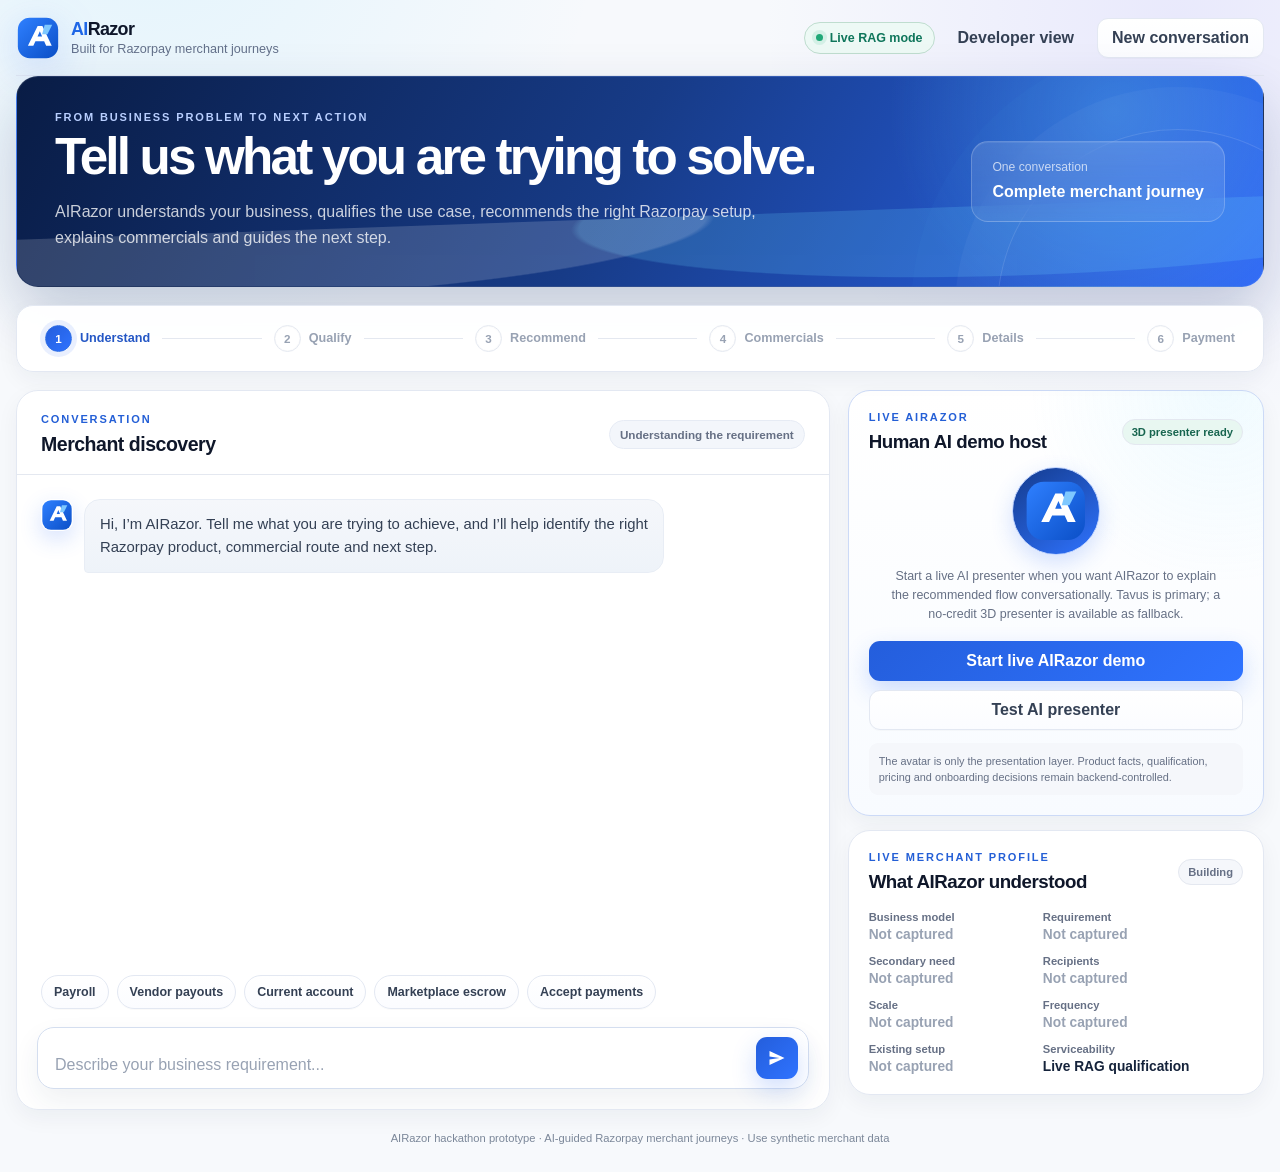
<file: index.html>
<!DOCTYPE html>
<html lang="en">
<head><meta charset="UTF-8"/><meta name="viewport" content="width=device-width, initial-scale=1.0"/><title>AIRazor — Razorpay AI Sales Specialist</title><meta name="description" content="AIRazor merchant discovery, qualification, recommendation, commercials and payment journey."/><link rel="stylesheet" href="styles.css"/><link rel="stylesheet" href="razorsense.css?v=20260821-1"/></head>
<body><div class="app-shell">
<header class="topbar"><div class="brand-wrap"><div class="airazor-logo" aria-label="AIRazor"><svg class="airazor-logo-mark" viewBox="0 0 48 48" role="img" aria-hidden="true"><defs><linearGradient id="airazorBlue" x1="0" y1="0" x2="1" y2="1"><stop offset="0%" stop-color="#2F80FF"/><stop offset="100%" stop-color="#0B4FC7"/></linearGradient></defs><rect x="2" y="2" width="44" height="44" rx="13" fill="url(#airazorBlue)"/><path d="M13 32.5 23.6 11h5.2L39 32.5h-6.1l-2.2-5H21.2l-2.3 5H13Zm10.5-10.1h5L26 16.6l-2.5 5.8Z" fill="white"/><path d="M31.3 9.5 39.5 9.5 34.3 19.8 28.5 19.8 31.3 9.5Z" fill="#7EC8FF"/></svg><div class="airazor-wordmark"><div class="brand-name"><span class="brand-ai">AI</span>Razor</div><div class="brand-subtitle">Built for Razorpay merchant journeys</div></div></div></div><div class="topbar-actions"><span id="modePill" class="status-pill"><span class="status-dot"></span>Frontend demo mode</span><button id="debugToggle" class="ghost-button" type="button">Developer view</button><button id="resetButton" class="secondary-button" type="button">New conversation</button></div></header>
<section class="hero"><div><p class="eyebrow">FROM BUSINESS PROBLEM TO NEXT ACTION</p><h1>Tell us what you are trying to solve.</h1><p class="hero-copy">AIRazor understands your business, qualifies the use case, recommends the right Razorpay setup, explains commercials and guides the next step.</p></div><div class="hero-badge"><span>One conversation</span><strong>Complete merchant journey</strong></div></section>
<nav class="journey-stepper" aria-label="Merchant journey"><div class="journey-step active" data-stage="0"><span class="step-number">1</span><span>Understand</span></div><div class="step-line"></div><div class="journey-step" data-stage="1"><span class="step-number">2</span><span>Qualify</span></div><div class="step-line"></div><div class="journey-step" data-stage="2"><span class="step-number">3</span><span>Recommend</span></div><div class="step-line"></div><div class="journey-step" data-stage="3"><span class="step-number">4</span><span>Commercials</span></div><div class="step-line"></div><div class="journey-step" data-stage="4"><span class="step-number">5</span><span>Details</span></div><div class="step-line"></div><div class="journey-step" data-stage="5"><span class="step-number">6</span><span>Payment</span></div></nav>
<main class="workspace"><section class="chat-panel"><div class="panel-header"><div><p class="panel-kicker">CONVERSATION</p><h2>Merchant discovery</h2></div><div id="conversationStatus" class="small-status">Waiting for requirement</div></div><div id="chatWindow" class="chat-window" aria-live="polite"></div><div id="quickPrompts" class="quick-prompts"><button class="prompt-chip" data-prompt="I want to automate payroll for my employees, including attendance and full-and-final settlements.">Payroll</button><button class="prompt-chip" data-prompt="I need to make regular payouts to my vendors.">Vendor payouts</button><button class="prompt-chip" data-prompt="I want to open a current account for my business.">Current account</button><button class="prompt-chip" data-prompt="I run a marketplace and need to hold funds before paying sellers.">Marketplace escrow</button><button class="prompt-chip" data-prompt="I want to accept payments from customers online.">Accept payments</button></div><form id="chatForm" class="composer"><textarea id="messageInput" rows="1" placeholder="Describe your business requirement..." aria-label="Describe your business requirement"></textarea><button id="sendButton" class="send-button" type="submit" aria-label="Send"><svg viewBox="0 0 24 24" aria-hidden="true"><path d="M3 20.4 21 12 3 3.6v6.5l12 1.9-12 1.9z"></path></svg></button></form></section>
<aside class="journey-panel">
<section class="side-card hidden" id="payrollJourneyCard"><div class="side-card-header"><div><p class="panel-kicker">RAZORPAYX PAYROLL</p><h3>See how Payroll solves your pain points</h3></div><span class="outline-pill">Recommended next step</span></div><p class="muted-text">Discovery tells AIRazor what is broken. This opens only the Payroll modules relevant to that merchant so the demo proves fit instead of repeating discovery.</p><div class="card-actions stacked"><a class="primary-button full-width" href="/payroll-demo.html?merchant=Merchant&employees=120&focus=attendance,f_and_f">Show my relevant Payroll flow</a><a class="secondary-button full-width" href="/payroll-demo.html">Explore full Payroll walkthrough</a></div></section>
<section id="tavusCard" class="side-card tavus-card"><div class="side-card-header"><div><p class="panel-kicker">LIVE AIRAZOR</p><h3>Human AI demo host</h3></div><span id="tavusStatus" class="outline-pill">Checking</span></div><div id="tavusEmptyState" class="tavus-empty-state"><div class="tavus-avatar-placeholder"><span>A</span></div><p>Start a live AI presenter when you want AIRazor to explain the recommended flow conversationally. Tavus is primary; a no-credit 3D presenter is available as fallback.</p><div class="card-actions stacked"><button id="startTavusButton" class="primary-button full-width" type="button">Start live AIRazor demo</button><button id="testTavusButton" class="secondary-button full-width" type="button">Test AI presenter</button></div></div><div id="tavusLiveState" class="hidden"><div class="tavus-frame-shell"><iframe id="tavusFrame" title="AIRazor live AI conversation" allow="camera; microphone; autoplay; display-capture; fullscreen"></iframe></div><div class="tavus-live-meta"><span class="status-dot"></span><span id="tavusConversationLabel">Live conversation</span></div><div class="card-actions"><button id="endTavusButton" class="secondary-button" type="button">End live demo</button><button id="openTavusButton" class="ghost-button" type="button">Open full screen</button></div></div><p class="data-note">The avatar is only the presentation layer. Product facts, qualification, pricing and onboarding decisions remain backend-controlled.</p></section>
<section class="side-card"><div class="side-card-header"><div><p class="panel-kicker">LIVE MERCHANT PROFILE</p><h3>What AIRazor understood</h3></div><span id="profileStatus" class="outline-pill">Building</span></div><dl id="merchantProfile" class="profile-grid"></dl><div id="missingInfo" class="missing-box hidden"></div></section>
<section id="recommendationCard" class="side-card hidden"><p class="panel-kicker">RECOMMENDATION</p><div class="recommendation-topline"><div><h3 id="recommendationProduct">—</h3><p id="recommendationRoute" class="muted-text"></p></div><span id="recommendationConfidence" class="confidence-pill"></span></div><p id="recommendationReason" class="recommendation-reason"></p><div id="recommendationWarnings" class="warning-list"></div><div id="recommendationActions" class="card-actions"></div></section>
<section id="plansCard" class="side-card hidden"><div class="side-card-header"><div><p class="panel-kicker">PLAN SELECTION</p><h3>Choose the closest fit</h3></div><span class="outline-pill">Demo data</span></div><div id="planGrid" class="plan-grid"></div></section>
<section id="commercialsCard" class="side-card hidden"><p class="panel-kicker">COMMERCIAL SUMMARY</p><h3 id="commercialTitle">Selected setup</h3><div id="commercialSummary" class="commercial-list"></div><p class="data-note">Prototype values are based on supplied examples. Production values must come from the latest approved Supabase commercial record.</p><div class="card-actions"><button id="continueDetailsButton" class="primary-button" type="button">Continue to required details</button></div></section>
<section id="detailsCard" class="side-card hidden"><div class="side-card-header"><div><p class="panel-kicker">REQUIRED DETAILS</p><h3>Onboarding checklist</h3></div><span id="checklistProgress" class="outline-pill">0 of 0</span></div><div id="onboardingChecklist" class="checklist"></div><div class="card-actions stacked"><button id="fillDemoDetailsButton" class="secondary-button full-width" type="button">Fill sample details for demo</button><button id="generatePaymentButton" class="primary-button full-width" type="button" disabled>Open payment step</button></div></section>
<section id="paymentCard" class="side-card payment-card hidden"><p class="panel-kicker">PAYMENT</p><h3>Your RazorpayX payment step is ready</h3><p class="muted-text">AIRazor can now route an eligible merchant to the approved Razorpay payment URL supplied for this flow.</p><div class="payment-link-box"><code id="paymentLinkText"></code><button id="copyPaymentButton" class="copy-button" type="button">Copy</button></div><div class="success-box"><strong>Next:</strong> after payment confirmation, AIRazor moves the merchant to activation and offers an RM / product POC handoff for any remaining questions.</div></section>
</aside></main>
<section id="debugPanel" class="debug-panel hidden"><div class="debug-header"><div><p class="panel-kicker">DEVELOPER VIEW</p><h3>Frontend state and future backend contract</h3></div><button id="closeDebugButton" class="ghost-button" type="button">Close</button></div><div class="debug-grid"><div><h4>Current state</h4><pre id="debugState"></pre></div><div><h4>Expected backend endpoint</h4><pre>{
  "POST": "/api/chat",
  "body": {"message": "merchant message", "session_id": "session identifier"}
}</pre></div></div></section>
<footer>AIRazor hackathon prototype · AI-guided Razorpay merchant journeys · Use synthetic merchant data</footer></div><script src="mock-data.js"></script><script src="app.js"></script><script src="airazor-live.js?v=20260821-1"></script><script src="journey-visibility.js?v=20260821-1"></script><script src="payment-flow.js?v=20260821-2"></script><script src="tavus.js?v=20260821-3"></script><script src="presenter-conversation.js?v=20260821-2"></script><script src="logo-sync.js?v=20260821-1"></script></body></html>
</file>
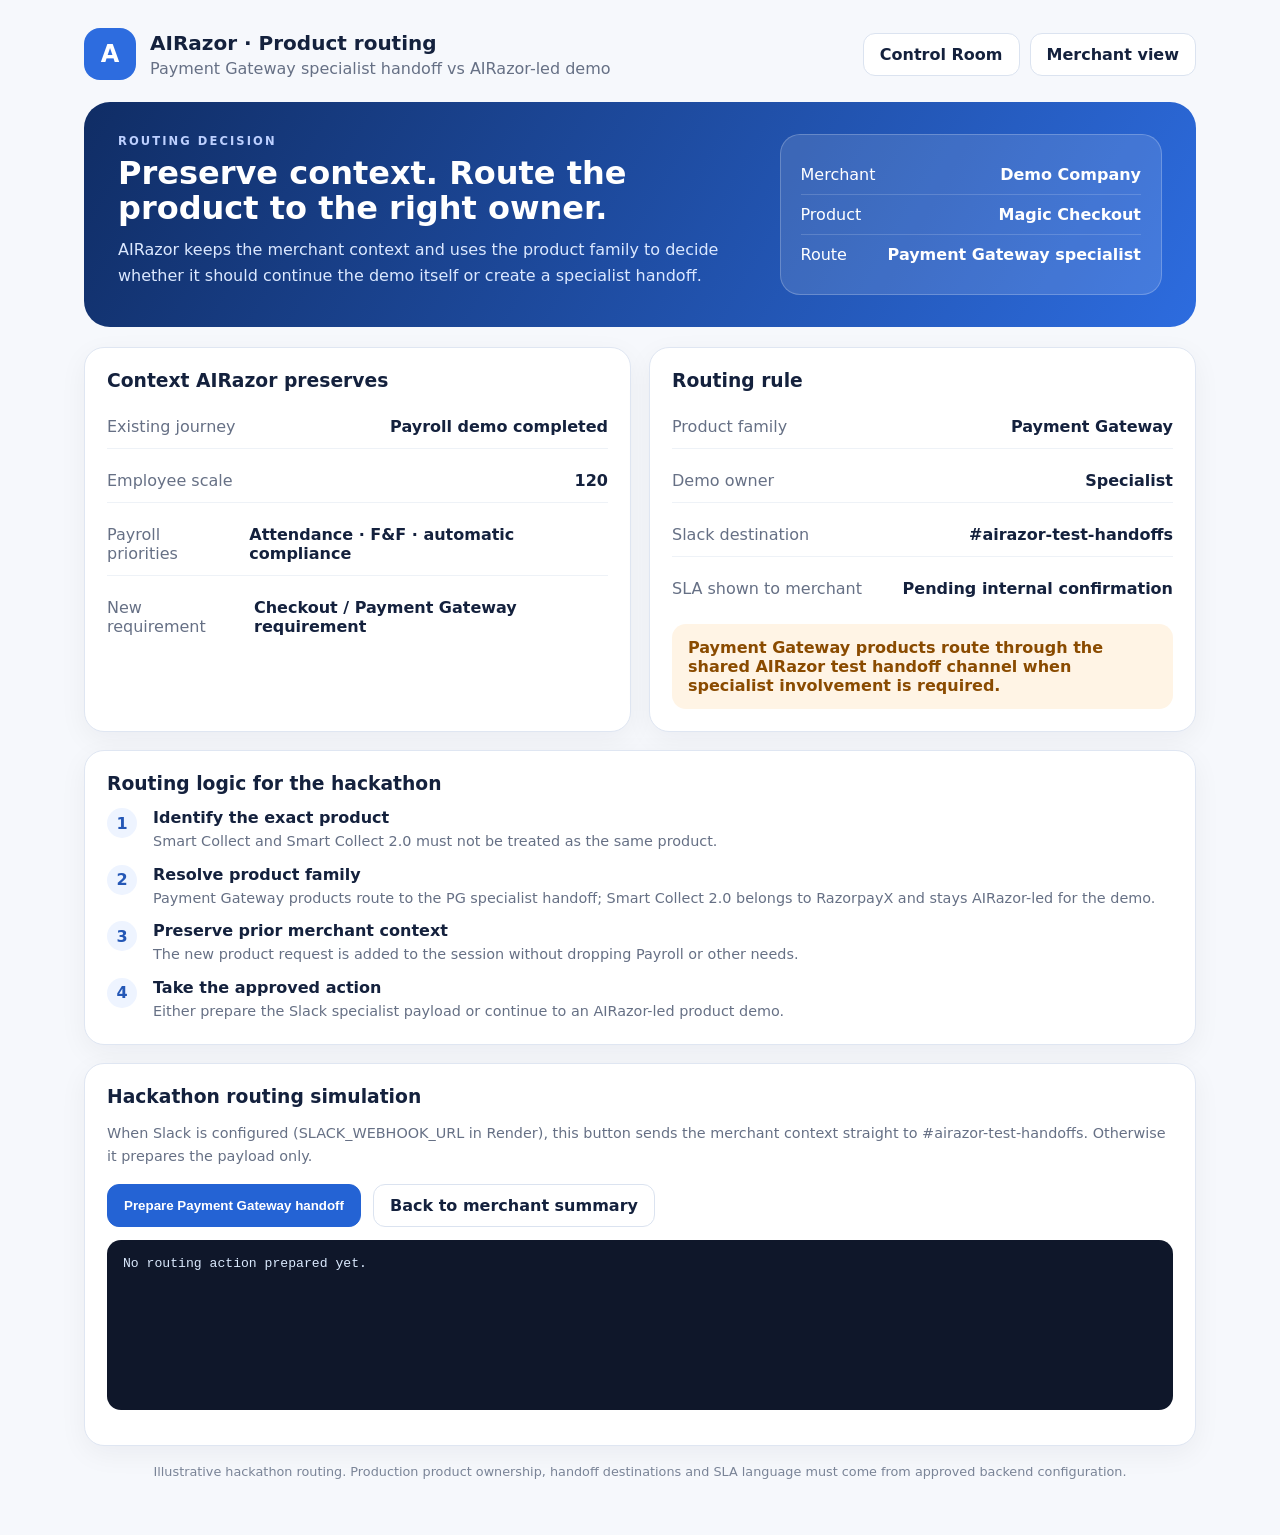
<file: magic-checkout-handoff.html>
<!doctype html>
<html lang="en">
<head>
  <meta charset="utf-8" />
  <meta name="viewport" content="width=device-width, initial-scale=1" />
  <title>AIRazor Product Routing</title>
  <style>
    *{box-sizing:border-box}body{margin:0;font-family:Inter,ui-sans-serif,system-ui,-apple-system,BlinkMacSystemFont,"Segoe UI",sans-serif;background:#f6f8fc;color:#14213d}.shell{max-width:1160px;margin:0 auto;padding:28px 24px 56px}.topbar{display:flex;justify-content:space-between;align-items:center;gap:16px;margin-bottom:22px}.brand{display:flex;align-items:center;gap:14px}.logo{width:52px;height:52px;border-radius:16px;background:#2d6cdf;color:#fff;display:grid;place-items:center;font-size:24px;font-weight:800}.brand h1{margin:0;font-size:1.25rem}.brand p{margin:4px 0 0;color:#667085}.nav{display:flex;gap:10px}.btn{display:inline-block;border:1px solid #dbe3f0;background:white;color:#14213d;border-radius:12px;padding:11px 16px;text-decoration:none;font-weight:700;cursor:pointer}.primary{background:#2463d4;color:white;border-color:#2463d4}.hero{background:linear-gradient(120deg,#102d65,#2d6cdf);color:white;border-radius:26px;padding:32px 34px;display:grid;grid-template-columns:1.25fr .75fr;gap:24px}.hero h2{font-size:2rem;line-height:1.08;margin:8px 0 12px}.hero p{margin:0;color:#dbe8ff;line-height:1.6}.eyebrow{text-transform:uppercase;letter-spacing:.18em;font-size:.72rem;font-weight:800;color:#bdd0ff}.summary{background:rgba(255,255,255,.12);border:1px solid rgba(255,255,255,.22);border-radius:20px;padding:20px}.summary-row{display:flex;justify-content:space-between;gap:16px;padding:10px 0;border-bottom:1px solid rgba(255,255,255,.16)}.summary-row:last-child{border-bottom:0}.grid{display:grid;grid-template-columns:1fr 1fr;gap:18px;margin-top:20px}.card{background:white;border:1px solid #dfe6f2;border-radius:20px;padding:22px;box-shadow:0 8px 28px rgba(15,23,42,.05)}.card h3{margin:0 0 14px}.wide{grid-column:1/-1}.status{display:inline-block;padding:6px 10px;border-radius:999px;font-size:.78rem;font-weight:800}.good{background:#e8f7f1;color:#17654f}.warn{background:#fff4e5;color:#8a4b00}.rows{display:grid;gap:10px}.row{display:flex;justify-content:space-between;align-items:flex-start;gap:18px;padding:12px 0;border-bottom:1px solid #eef2f7}.row:last-child{border-bottom:0}.row span{color:#667085}.timeline{display:grid;gap:12px}.step{display:grid;grid-template-columns:34px 1fr;gap:12px;align-items:flex-start}.step-index{width:30px;height:30px;border-radius:50%;display:grid;place-items:center;background:#eef4ff;color:#2457b6;font-weight:800}.step strong{display:block;margin-bottom:4px}.step p{margin:0;color:#667085;line-height:1.5;font-size:.9rem}.payload{background:#0f172a;color:#dbeafe;border-radius:14px;padding:16px;white-space:pre-wrap;overflow:auto;font-size:.82rem;min-height:170px}.actions{display:flex;flex-wrap:wrap;gap:12px;margin-top:16px}.note{color:#667085;line-height:1.6;font-size:.9rem}.banner{padding:14px 16px;border-radius:14px;background:#fff4e5;color:#8a4b00;font-weight:700;margin-top:14px}.banner.good-banner{background:#e8f7f1;color:#17654f}.hidden{display:none}.footer{margin-top:18px;color:#7a8497;font-size:.8rem;text-align:center}@media(max-width:820px){.hero,.grid{grid-template-columns:1fr}.wide{grid-column:auto}.topbar{align-items:flex-start;flex-direction:column}}
  </style>
</head>
<body>
  <div class="shell">
    <header class="topbar">
      <div class="brand"><div class="logo">A</div><div><h1>AIRazor · Product routing</h1><p>Payment Gateway specialist handoff vs AIRazor-led demo</p></div></div>
      <div class="nav"><a class="btn" href="/control.html">Control Room</a><a class="btn" href="/">Merchant view</a></div>
    </header>

    <section class="hero">
      <div><div class="eyebrow">Routing decision</div><h2 id="heroTitle">Preserve context. Route the product to the right owner.</h2><p id="heroCopy">AIRazor keeps the merchant context and uses the product family to decide whether it should continue the demo itself or create a specialist handoff.</p></div>
      <div class="summary">
        <div class="summary-row"><span>Merchant</span><strong id="merchantName">Demo Company</strong></div>
        <div class="summary-row"><span>Product</span><strong id="productName">Magic Checkout</strong></div>
        <div class="summary-row"><span>Route</span><strong id="routeName">Payment Gateway specialist</strong></div>
      </div>
    </section>

    <main class="grid">
      <section class="card"><h3>Context AIRazor preserves</h3><div class="rows"><div class="row"><span>Existing journey</span><strong>Payroll demo completed</strong></div><div class="row"><span>Employee scale</span><strong id="employeeScale">120</strong></div><div class="row"><span>Payroll priorities</span><strong>Attendance · F&F · automatic compliance</strong></div><div class="row"><span>New requirement</span><strong id="newRequirement">Improve website checkout</strong></div></div></section>

      <section class="card"><h3>Routing rule</h3><div class="rows"><div class="row"><span>Product family</span><strong id="productFamily">Payment Gateway</strong></div><div class="row"><span>Demo owner</span><strong id="demoOwner">Specialist</strong></div><div class="row"><span>Slack destination</span><strong id="destination">#airazor-test-handoffs</strong></div><div class="row"><span>SLA shown to merchant</span><strong>Pending internal confirmation</strong></div></div><div id="routingBanner" class="banner">Payment Gateway specialist routes use the shared AIRazor test handoff channel.</div></section>

      <section class="card wide"><h3>Routing logic for the hackathon</h3><div class="timeline"><div class="step"><div class="step-index">1</div><div><strong>Identify the exact product</strong><p>Smart Collect and Smart Collect 2.0 must not be treated as the same product.</p></div></div><div class="step"><div class="step-index">2</div><div><strong>Resolve product family</strong><p>Payment Gateway products route to the PG specialist handoff; Smart Collect 2.0 belongs to RazorpayX and stays AIRazor-led for the demo.</p></div></div><div class="step"><div class="step-index">3</div><div><strong>Preserve prior merchant context</strong><p>The new product request is added to the session without dropping Payroll or other needs.</p></div></div><div class="step"><div class="step-index">4</div><div><strong>Take the approved action</strong><p>Either prepare the Slack specialist payload or continue to an AIRazor-led product demo.</p></div></div></div></section>

      <section class="card wide"><h3>Hackathon routing simulation</h3><p id="simulationNote" class="note">This button prepares the payload the real backend will send to Slack. It does not send a Slack message yet.</p><div class="actions"><button id="simulateHandoff" class="btn primary">Prepare Payment Gateway handoff</button><a class="btn" href="/merchant-summary.html?merchant=Demo%20Company&employees=120&focus=attendance,f_and_f,automatic_compliance">Back to merchant summary</a></div><pre id="handoffPayload" class="payload">No routing action prepared yet.</pre><div id="handoffReady" class="banner hidden">Routing package ready.</div></section>
    </main>

    <div class="footer">Illustrative hackathon routing. Production product ownership, handoff destinations and SLA language must come from approved backend configuration.</div>
  </div>
  <script src="magic-checkout-handoff.js?v=2"></script>
</body>
</html>
</file>
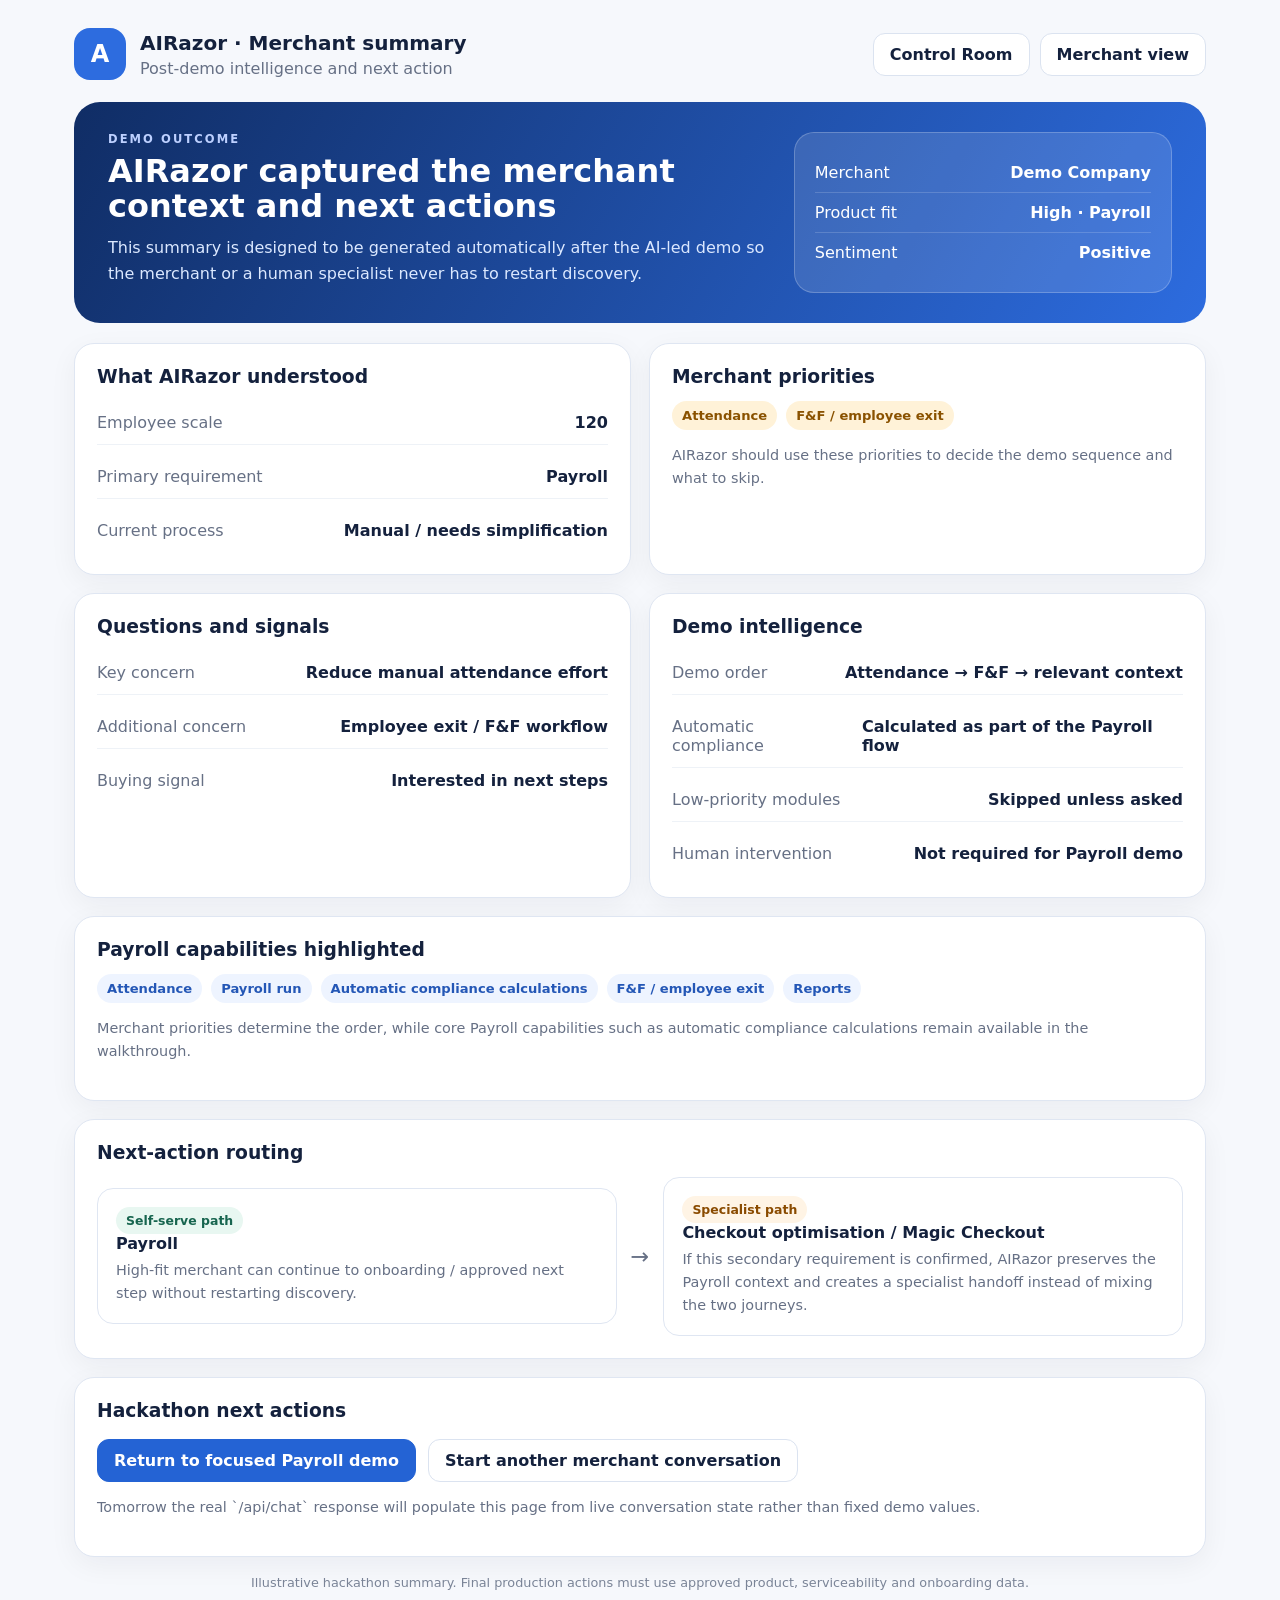
<file: merchant-summary.html>
<!doctype html>
<html lang="en">
<head>
  <meta charset="utf-8" />
  <meta name="viewport" content="width=device-width, initial-scale=1" />
  <title>AIRazor Merchant Summary</title>
  <style>
    *{box-sizing:border-box} body{margin:0;font-family:Inter,ui-sans-serif,system-ui,-apple-system,BlinkMacSystemFont,"Segoe UI",sans-serif;background:#f6f8fc;color:#14213d}.shell{max-width:1180px;margin:0 auto;padding:28px 24px 56px}.topbar{display:flex;justify-content:space-between;align-items:center;gap:18px;margin-bottom:22px}.brand{display:flex;align-items:center;gap:14px}.logo{width:52px;height:52px;border-radius:16px;background:#2d6cdf;color:#fff;display:grid;place-items:center;font-size:24px;font-weight:800}.brand h1{margin:0;font-size:1.25rem}.brand p{margin:4px 0 0;color:#667085}.nav{display:flex;gap:10px}.btn{display:inline-block;border:1px solid #dbe3f0;background:white;color:#14213d;border-radius:12px;padding:11px 16px;text-decoration:none;font-weight:700}.hero{background:linear-gradient(120deg,#102d65,#2d6cdf);color:white;border-radius:26px;padding:30px 34px;display:grid;grid-template-columns:1.4fr .8fr;gap:24px}.hero h2{font-size:2rem;line-height:1.08;margin:8px 0 12px}.hero p{margin:0;color:#dbe8ff;line-height:1.6}.eyebrow{text-transform:uppercase;letter-spacing:.18em;font-size:.72rem;font-weight:800;color:#bdd0ff}.score{background:rgba(255,255,255,.12);border:1px solid rgba(255,255,255,.22);border-radius:20px;padding:20px}.score-row{display:flex;justify-content:space-between;gap:12px;padding:10px 0;border-bottom:1px solid rgba(255,255,255,.16)}.score-row:last-child{border-bottom:0}.grid{display:grid;grid-template-columns:1fr 1fr;gap:18px;margin-top:20px}.card{background:white;border:1px solid #dfe6f2;border-radius:20px;padding:22px;box-shadow:0 8px 28px rgba(15,23,42,.05)}.card h3{margin:0 0 14px}.wide{grid-column:1/-1}.rows{display:grid;gap:10px}.row{display:flex;justify-content:space-between;align-items:flex-start;gap:18px;padding:12px 0;border-bottom:1px solid #eef2f7}.row:last-child{border-bottom:0}.row span{color:#667085}.chips{display:flex;flex-wrap:wrap;gap:9px}.chip{padding:7px 10px;border-radius:999px;background:#eef4ff;color:#2457b6;font-weight:700;font-size:.82rem}.chip.priority{background:#fff2d8;color:#8a5200}.route{display:grid;grid-template-columns:1fr auto 1fr;align-items:center;gap:14px}.route-box{border:1px solid #dfe6f2;border-radius:16px;padding:18px}.route-box strong{display:block;margin-bottom:6px}.route-arrow{font-size:1.4rem;color:#667085}.status{display:inline-block;padding:6px 10px;border-radius:999px;font-size:.78rem;font-weight:800}.good{background:#e8f7f1;color:#17654f}.warn{background:#fff4e5;color:#8a4b00}.note{color:#667085;line-height:1.6;font-size:.9rem}.actions{display:flex;flex-wrap:wrap;gap:12px;margin-top:18px}.primary{background:#2463d4;color:white;border-color:#2463d4}.footer{margin-top:18px;color:#7a8497;font-size:.8rem;text-align:center}@media(max-width:820px){.hero,.grid{grid-template-columns:1fr}.wide{grid-column:auto}.route{grid-template-columns:1fr}.route-arrow{transform:rotate(90deg);text-align:center}.topbar{align-items:flex-start;flex-direction:column}}
  </style>
</head>
<body>
  <div class="shell">
    <header class="topbar">
      <div class="brand"><div class="logo">A</div><div><h1>AIRazor · Merchant summary</h1><p>Post-demo intelligence and next action</p></div></div>
      <div class="nav"><a class="btn" href="/control.html">Control Room</a><a class="btn" href="/">Merchant view</a></div>
    </header>

    <section class="hero">
      <div><div class="eyebrow">Demo outcome</div><h2 id="headline">AIRazor captured the merchant context and next actions</h2><p id="heroCopy">This summary is designed to be generated automatically after the AI-led demo so the merchant or a human specialist never has to restart discovery.</p></div>
      <div class="score">
        <div class="score-row"><span>Merchant</span><strong id="merchantName">Demo Company</strong></div>
        <div class="score-row"><span>Product fit</span><strong>High · Payroll</strong></div>
        <div class="score-row"><span>Sentiment</span><strong>Positive</strong></div>
      </div>
    </section>

    <main class="grid">
      <section class="card"><h3>What AIRazor understood</h3><div class="rows"><div class="row"><span>Employee scale</span><strong id="employeeScale">120</strong></div><div class="row"><span>Primary requirement</span><strong>Payroll</strong></div><div class="row"><span>Current process</span><strong>Manual / needs simplification</strong></div></div></section>

      <section class="card"><h3>Merchant priorities</h3><div id="priorityChips" class="chips"></div><p class="note">AIRazor should use these priorities to decide the demo sequence and what to skip.</p></section>

      <section class="card"><h3>Questions and signals</h3><div class="rows"><div class="row"><span>Key concern</span><strong>Reduce manual attendance effort</strong></div><div class="row"><span>Additional concern</span><strong>Employee exit / F&F workflow</strong></div><div class="row"><span>Buying signal</span><strong>Interested in next steps</strong></div></div></section>

      <section class="card"><h3>Demo intelligence</h3><div class="rows"><div class="row"><span>Demo order</span><strong>Attendance → F&F → relevant context</strong></div><div class="row"><span>Automatic compliance</span><strong>Calculated as part of the Payroll flow</strong></div><div class="row"><span>Low-priority modules</span><strong>Skipped unless asked</strong></div><div class="row"><span>Human intervention</span><strong>Not required for Payroll demo</strong></div></div></section>

      <section class="card wide"><h3>Payroll capabilities highlighted</h3><div class="chips"><span class="chip">Attendance</span><span class="chip">Payroll run</span><span class="chip">Automatic compliance calculations</span><span class="chip">F&F / employee exit</span><span class="chip">Reports</span></div><p class="note">Merchant priorities determine the order, while core Payroll capabilities such as automatic compliance calculations remain available in the walkthrough.</p></section>

      <section class="card wide"><h3>Next-action routing</h3><div class="route"><div class="route-box"><span class="status good">Self-serve path</span><strong>Payroll</strong><div class="note">High-fit merchant can continue to onboarding / approved next step without restarting discovery.</div></div><div class="route-arrow">→</div><div class="route-box"><span class="status warn">Specialist path</span><strong>Checkout optimisation / Magic Checkout</strong><div class="note">If this secondary requirement is confirmed, AIRazor preserves the Payroll context and creates a specialist handoff instead of mixing the two journeys.</div></div></div></section>

      <section class="card wide"><h3>Hackathon next actions</h3><div class="actions"><a class="btn primary" href="/payroll-demo.html?merchant=Demo%20Company&employees=120&focus=attendance,f_and_f">Return to focused Payroll demo</a><a class="btn" href="/">Start another merchant conversation</a></div><p class="note">Tomorrow the real `/api/chat` response will populate this page from live conversation state rather than fixed demo values.</p></section>
    </main>

    <div class="footer">Illustrative hackathon summary. Final production actions must use approved product, serviceability and onboarding data.</div>
  </div>
  <script src="merchant-summary.js?v=2"></script>
</body>
</html>
</file>
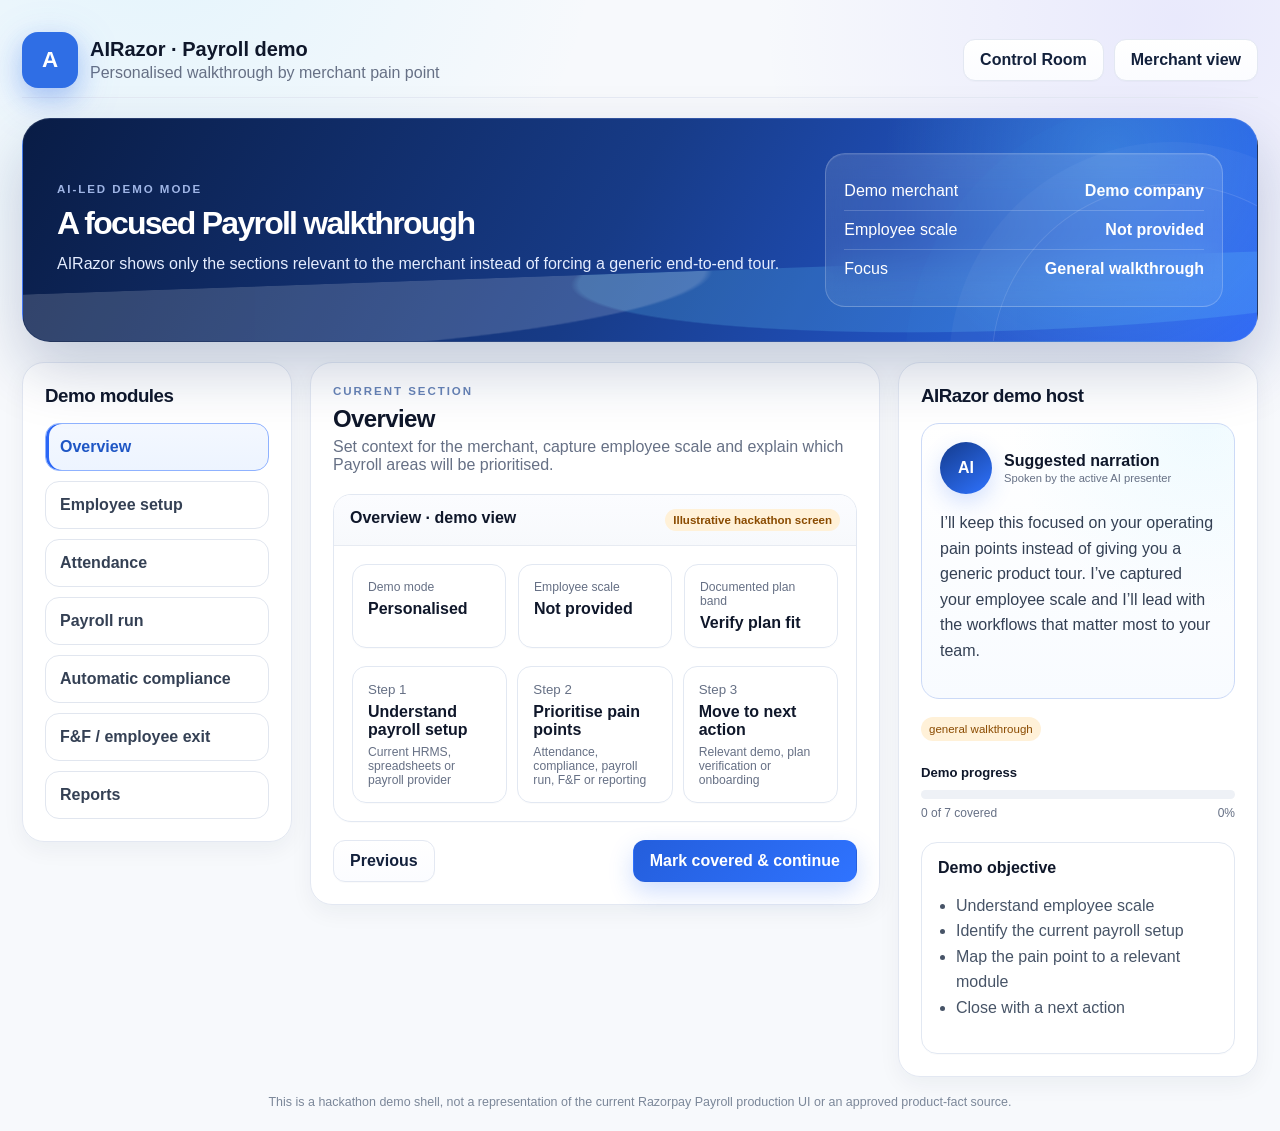
<file: payroll-demo.html>
<!doctype html>
<html lang="en">
<head>
  <meta charset="utf-8" />
  <meta name="viewport" content="width=device-width, initial-scale=1" />
  <title>AIRazor Payroll Demo</title>
  <link rel="stylesheet" href="styles.css" />
  <link rel="stylesheet" href="razorsense.css?v=20260821-1" />
  <style>
    body{background:#f6f8fc;color:#13213c}.shell{max-width:1440px;margin:0 auto;padding:22px}.topbar{display:flex;align-items:center;justify-content:space-between;gap:16px}.brand{display:flex;align-items:center;gap:12px}.brand-mark{width:56px;height:56px;border-radius:16px;background:#2f6ee5;color:#fff;display:grid;place-items:center;font-weight:800;font-size:1.4rem}.brand h1{margin:0;font-size:1.25rem}.brand p{margin:3px 0 0;color:#667085}.top-actions{display:flex;gap:10px}.button{border:1px solid #d7deeb;border-radius:12px;padding:11px 16px;background:#fff;color:#13213c;font-weight:700;text-decoration:none;cursor:pointer}.button.primary{background:#2b66da;color:#fff;border-color:#2b66da}.hero{margin-top:20px;background:linear-gradient(120deg,#17396e,#2f69d8);color:#fff;border-radius:28px;padding:34px;display:grid;grid-template-columns:1.4fr .75fr;gap:26px;align-items:center}.eyebrow{text-transform:uppercase;letter-spacing:.16em;font-size:.72rem;font-weight:800;opacity:.85}.hero h2{font-size:2rem;margin:10px 0}.hero p{margin:0;color:#e5edff;line-height:1.55}.hero-summary{background:rgba(255,255,255,.14);border:1px solid rgba(255,255,255,.24);border-radius:20px;padding:18px}.hero-summary div{display:flex;justify-content:space-between;gap:12px;padding:10px 0;border-bottom:1px solid rgba(255,255,255,.18)}.hero-summary div:last-child{border-bottom:0}.workspace{display:grid;grid-template-columns:270px minmax(0,1fr) 360px;gap:18px;margin-top:20px}.panel{background:#fff;border:1px solid #dde3ef;border-radius:22px;padding:22px;box-shadow:0 10px 28px rgba(16,24,40,.05)}.panel h3{margin:0 0 16px}.module-list{display:flex;flex-direction:column;gap:10px}.module-button{width:100%;text-align:left;border:1px solid #e1e6ef;background:#fff;border-radius:14px;padding:14px;font-weight:700;color:#344054;cursor:pointer}.module-button.active{border-color:#2b66da;background:#eef4ff;color:#1f56bd}.module-button.focus::after{content:'Priority';float:right;font-size:.68rem;background:#fff1d8;color:#8a4b00;border-radius:999px;padding:3px 6px}.module-button.covered{opacity:.72}.module-head{display:flex;justify-content:space-between;gap:15px;align-items:flex-start}.module-head h3{font-size:1.5rem;margin:8px 0 5px}.module-head p{margin:0;color:#667085}.focus-badge{font-size:.72rem;background:#fff1d8;color:#8a4b00;border-radius:999px;padding:6px 9px;font-weight:800}.screen{border:1px solid #dce4f2;border-radius:18px;margin-top:20px;overflow:hidden}.screen-toolbar{display:flex;justify-content:space-between;padding:14px 16px;border-bottom:1px solid #e7ebf2}.screen-title{font-weight:800}.demo-label{font-size:.72rem;background:#fff1d8;color:#8a4b00;padding:5px 8px;border-radius:999px;font-weight:700}.screen-body{padding:18px;min-height:260px}.stat-grid{display:grid;grid-template-columns:repeat(3,1fr);gap:12px}.stat{border:1px solid #e2e8f2;border-radius:14px;padding:15px}.stat span{display:block;color:#667085;font-size:.76rem}.stat strong{display:block;margin-top:6px}.workflow{display:flex;gap:10px;flex-wrap:wrap;margin-top:18px}.step{flex:1;min-width:150px;border:1px solid #dbe3f0;border-radius:14px;padding:15px}.step small{display:block;color:#667085;margin-bottom:6px}.fake-table{border:1px solid #e3e8f0;border-radius:14px;overflow:hidden}.fake-row{display:grid;grid-template-columns:1.2fr 1fr 1fr;gap:12px;padding:13px 15px;border-bottom:1px solid #edf0f4}.fake-row:last-child{border-bottom:0}.fake-row.header{background:#f7f9fc;font-weight:800}.module-actions{display:flex;justify-content:space-between;margin-top:18px}.host-card{border:1px solid #d8e3fb;border-radius:18px;background:#f5f8ff;padding:18px}.host-top{display:flex;align-items:center;gap:12px}.host-avatar{width:52px;height:52px;border-radius:50%;background:#2b66da;color:#fff;display:grid;place-items:center;font-weight:800}.host-card p{line-height:1.6;color:#344054}.pain-list{display:flex;gap:8px;flex-wrap:wrap;margin:18px 0}.chip{font-size:.72rem;border-radius:999px;padding:6px 8px;background:#eef2f8}.chip.focus{background:#fff1d8;color:#8a4b00}.progress-wrap{margin-top:22px}.progress-line{height:9px;background:#eef1f6;border-radius:999px;overflow:hidden}.progress-fill{height:100%;width:0;background:#2b66da}.progress-text{display:flex;justify-content:space-between;font-size:.75rem;color:#667085;margin-top:7px}.summary{margin-top:22px;border:1px solid #e2e8f2;border-radius:16px;padding:16px}.summary ul{padding-left:18px;color:#475467;line-height:1.6}.footer-note{text-align:center;color:#667085;font-size:.78rem;margin:18px 0 0}@media(max-width:1100px){.workspace{grid-template-columns:1fr}.hero{grid-template-columns:1fr}}@media(max-width:700px){.hero{padding:24px}.topbar{align-items:flex-start}.top-actions{flex-direction:column}.stat-grid{grid-template-columns:1fr}}
  </style>
</head>
<body>
  <div class="shell">
    <header class="topbar">
      <div class="brand">
        <div class="brand-mark">A</div>
        <div>
          <h1>AIRazor · Payroll demo</h1>
          <p>Personalised walkthrough by merchant pain point</p>
        </div>
      </div>
      <div class="top-actions">
        <a href="/control.html" class="button">Control Room</a>
        <a href="/" class="button">Merchant view</a>
      </div>
    </header>

    <section class="hero">
      <div>
        <div class="eyebrow">AI-led demo mode</div>
        <h2 id="heroTitle">A focused Payroll walkthrough</h2>
        <p id="heroCopy">AIRazor shows only the sections relevant to the merchant instead of forcing a generic end-to-end tour.</p>
      </div>
      <div class="hero-summary">
        <div><span>Demo merchant</span><strong id="merchantName">Demo company</strong></div>
        <div><span>Employee scale</span><strong id="employeeScale">Not provided</strong></div>
        <div><span>Focus</span><strong id="focusSummary">General walkthrough</strong></div>
      </div>
    </section>

    <main class="workspace">
      <aside class="panel nav">
        <h3>Demo modules</h3>
        <div id="moduleList" class="module-list"></div>
      </aside>

      <section class="panel main-panel">
        <div class="module-head">
          <div>
            <div class="eyebrow" style="color:#4a6aa5">Current section</div>
            <h3 id="moduleTitle"></h3>
            <p id="moduleDescription"></p>
          </div>
          <span id="focusBadge" class="focus-badge" hidden>Merchant priority</span>
        </div>

        <div class="screen">
          <div class="screen-toolbar">
            <span id="screenTitle" class="screen-title"></span>
            <span class="demo-label">Illustrative hackathon screen</span>
          </div>
          <div id="screenBody" class="screen-body"></div>
        </div>

        <div class="module-actions">
          <button id="previousModule" class="button">Previous</button>
          <button id="markCovered" class="button primary">Mark covered & continue</button>
        </div>
      </section>

      <aside class="panel side">
        <h3>AIRazor demo host</h3>
        <div class="host-card">
          <div class="host-top">
            <div class="host-avatar">AI</div>
            <div>
              <strong>Suggested narration</strong>
              <div style="color:#667085;font-size:.7rem;margin-top:2px">Spoken by the active AI presenter</div>
            </div>
          </div>
          <p id="narration"></p>
        </div>

        <div class="pain-list" id="painList"></div>

        <div class="progress-wrap">
          <strong style="font-size:.82rem">Demo progress</strong>
          <div class="progress-line" style="margin-top:9px"><div id="progressFill" class="progress-fill"></div></div>
          <div class="progress-text"><span id="progressText">0 covered</span><span id="progressPercent">0%</span></div>
        </div>

        <div class="summary">
          <strong>Demo objective</strong>
          <ul id="objectiveList"></ul>
        </div>
      </aside>
    </main>

    <p class="footer-note">This is a hackathon demo shell, not a representation of the current Razorpay Payroll production UI or an approved product-fact source.</p>
  </div>
  <script src="payroll-demo.js?v=3"></script>
</body>
</html>
</file>
<file: styles.css>
:root {
  --blue-900: #0b1f4b;
  --blue-800: #12346d;
  --blue-700: #2457c5;
  --blue-600: #2f6ee5;
  --blue-100: #eaf1ff;
  --blue-050: #f4f7ff;
  --ink-900: #15233b;
  --ink-700: #344054;
  --ink-500: #667085;
  --ink-400: #98a2b3;
  --line: #e4e8f0;
  --surface: #ffffff;
  --canvas: #f5f7fb;
  --success: #147d64;
  --success-bg: #e8f7f1;
  --warning: #9c5c00;
  --warning-bg: #fff6df;
  --danger: #b42318;
  --danger-bg: #fff0ee;
  --shadow: 0 16px 36px rgba(23, 43, 77, 0.08);
  --radius-xl: 22px;
  --radius-lg: 16px;
  --radius-md: 12px;
  --font: Inter, ui-sans-serif, -apple-system, BlinkMacSystemFont, "Segoe UI", sans-serif;
}

* {
  box-sizing: border-box;
}

html {
  scroll-behavior: smooth;
}

body {
  margin: 0;
  background:
    radial-gradient(circle at 85% 0%, rgba(47, 110, 229, 0.08), transparent 28rem),
    var(--canvas);
  color: var(--ink-900);
  font-family: var(--font);
  -webkit-font-smoothing: antialiased;
}

button,
textarea {
  font: inherit;
}

button {
  cursor: pointer;
}

.app-shell {
  width: min(1580px, calc(100% - 32px));
  margin: 0 auto;
  padding-bottom: 28px;
}

.topbar {
  min-height: 76px;
  display: flex;
  align-items: center;
  justify-content: space-between;
  gap: 20px;
}

.brand-wrap {
  display: flex;
  align-items: center;
  gap: 12px;
}

.brand-mark {
  width: 42px;
  height: 42px;
  display: grid;
  place-items: center;
  border-radius: 13px;
  color: white;
  background: linear-gradient(135deg, var(--blue-800), var(--blue-600));
  font-weight: 800;
  box-shadow: 0 10px 22px rgba(47, 110, 229, 0.24);
}

.brand-name {
  font-size: 1.08rem;
  font-weight: 800;
  letter-spacing: -0.02em;
}

.brand-subtitle {
  margin-top: 2px;
  color: var(--ink-500);
  font-size: 0.79rem;
}

.topbar-actions {
  display: flex;
  align-items: center;
  gap: 10px;
  flex-wrap: wrap;
  justify-content: flex-end;
}

.status-pill,
.outline-pill,
.confidence-pill {
  display: inline-flex;
  align-items: center;
  gap: 7px;
  border-radius: 999px;
  white-space: nowrap;
}

.status-pill {
  padding: 8px 11px;
  border: 1px solid #bfddcf;
  background: #eefaf4;
  color: #216d53;
  font-size: 0.78rem;
  font-weight: 700;
}

.status-dot {
  width: 7px;
  height: 7px;
  border-radius: 50%;
  background: #21a878;
  box-shadow: 0 0 0 4px rgba(33, 168, 120, 0.12);
}

.ghost-button,
.secondary-button,
.primary-button,
.send-button,
.copy-button {
  border: 0;
  border-radius: 11px;
  font-weight: 700;
  transition: transform 140ms ease, box-shadow 140ms ease, background 140ms ease;
}

.ghost-button {
  padding: 10px 13px;
  color: var(--ink-700);
  background: transparent;
}

.ghost-button:hover {
  background: rgba(255, 255, 255, 0.68);
}

.secondary-button {
  padding: 10px 14px;
  color: var(--ink-700);
  background: var(--surface);
  border: 1px solid var(--line);
}

.secondary-button:hover,
.primary-button:hover,
.send-button:hover {
  transform: translateY(-1px);
}

.primary-button {
  padding: 11px 16px;
  color: white;
  background: var(--blue-600);
  box-shadow: 0 8px 18px rgba(47, 110, 229, 0.2);
}

.primary-button:disabled {
  opacity: 0.45;
  cursor: not-allowed;
  transform: none;
  box-shadow: none;
}

.full-width {
  width: 100%;
}

.hero {
  min-height: 186px;
  display: flex;
  align-items: center;
  justify-content: space-between;
  gap: 36px;
  padding: 34px 38px;
  border-radius: var(--radius-xl);
  color: white;
  background:
    linear-gradient(118deg, rgba(11, 31, 75, 0.98), rgba(47, 110, 229, 0.94)),
    linear-gradient(90deg, #0b1f4b, #2f6ee5);
  box-shadow: 0 24px 44px rgba(18, 52, 109, 0.18);
  overflow: hidden;
  position: relative;
}

.hero::after {
  content: "";
  position: absolute;
  width: 280px;
  height: 280px;
  right: -78px;
  bottom: -150px;
  border-radius: 50%;
  background: rgba(255, 255, 255, 0.08);
}

.eyebrow,
.panel-kicker {
  margin: 0 0 8px;
  font-size: 0.69rem;
  font-weight: 800;
  letter-spacing: 0.12em;
}

.eyebrow {
  color: #b9cfff;
}

.hero h1 {
  max-width: 760px;
  margin: 0;
  font-size: clamp(2rem, 4vw, 3.35rem);
  line-height: 1.03;
  letter-spacing: -0.045em;
}

.hero-copy {
  max-width: 720px;
  margin: 15px 0 0;
  color: rgba(255, 255, 255, 0.78);
  font-size: 1rem;
  line-height: 1.65;
}

.hero-badge {
  z-index: 1;
  min-width: 230px;
  padding: 18px 20px;
  border-radius: 17px;
  border: 1px solid rgba(255, 255, 255, 0.16);
  background: rgba(255, 255, 255, 0.09);
  backdrop-filter: blur(12px);
}

.hero-badge span,
.hero-badge strong {
  display: block;
}

.hero-badge span {
  color: rgba(255, 255, 255, 0.7);
  font-size: 0.76rem;
}

.hero-badge strong {
  margin-top: 7px;
  line-height: 1.4;
}

.journey-stepper {
  display: flex;
  align-items: center;
  padding: 19px 28px;
  margin: 18px 0;
  border: 1px solid var(--line);
  border-radius: 17px;
  background: rgba(255, 255, 255, 0.92);
  box-shadow: 0 8px 24px rgba(23, 43, 77, 0.05);
}

.journey-step {
  display: flex;
  align-items: center;
  gap: 8px;
  color: var(--ink-400);
  font-size: 0.79rem;
  font-weight: 700;
  white-space: nowrap;
}

.step-number {
  width: 27px;
  height: 27px;
  display: grid;
  place-items: center;
  border-radius: 50%;
  border: 1px solid var(--line);
  background: white;
  font-size: 0.73rem;
}

.journey-step.active {
  color: var(--blue-700);
}

.journey-step.active .step-number {
  color: white;
  border-color: var(--blue-600);
  background: var(--blue-600);
  box-shadow: 0 0 0 5px rgba(47, 110, 229, 0.1);
}

.journey-step.done {
  color: var(--success);
}

.journey-step.done .step-number {
  color: white;
  border-color: var(--success);
  background: var(--success);
}

.step-line {
  flex: 1;
  min-width: 20px;
  height: 1px;
  margin: 0 12px;
  background: var(--line);
}

.workspace {
  display: grid;
  grid-template-columns: minmax(0, 1.72fr) minmax(360px, 0.88fr);
  gap: 18px;
  align-items: start;
}

.chat-panel,
.side-card,
.debug-panel {
  border: 1px solid var(--line);
  background: rgba(255, 255, 255, 0.95);
  box-shadow: var(--shadow);
}

.chat-panel {
  min-height: 720px;
  display: flex;
  flex-direction: column;
  border-radius: var(--radius-xl);
  overflow: hidden;
  position: sticky;
  top: 12px;
}

.panel-header,
.side-card-header,
.debug-header {
  display: flex;
  align-items: center;
  justify-content: space-between;
  gap: 16px;
}

.panel-header {
  padding: 22px 24px 18px;
  border-bottom: 1px solid var(--line);
}

.panel-kicker {
  color: var(--blue-700);
}

.panel-header h2,
.side-card h3,
.debug-header h3 {
  margin: 0;
  letter-spacing: -0.025em;
}

.panel-header h2 {
  font-size: 1.22rem;
}

.small-status {
  padding: 7px 10px;
  border-radius: 999px;
  color: var(--ink-500);
  background: var(--canvas);
  font-size: 0.73rem;
  font-weight: 700;
}

.chat-window {
  flex: 1;
  min-height: 445px;
  max-height: 570px;
  overflow-y: auto;
  padding: 24px;
  scroll-behavior: smooth;
}

.message {
  display: flex;
  gap: 11px;
  margin-bottom: 20px;
  animation: messageIn 180ms ease;
}

@keyframes messageIn {
  from {
    opacity: 0;
    transform: translateY(5px);
  }
  to {
    opacity: 1;
    transform: translateY(0);
  }
}

.message.user {
  justify-content: flex-end;
}

.avatar {
  flex: 0 0 auto;
  width: 32px;
  height: 32px;
  display: grid;
  place-items: center;
  border-radius: 10px;
  color: white;
  background: linear-gradient(135deg, var(--blue-800), var(--blue-600));
  font-size: 0.75rem;
  font-weight: 800;
}

.message.user .avatar {
  display: none;
}

.bubble {
  max-width: min(76%, 720px);
  padding: 13px 15px;
  border-radius: 16px 16px 16px 4px;
  color: var(--ink-700);
  background: #f2f5fa;
  line-height: 1.55;
  font-size: 0.93rem;
  white-space: pre-wrap;
}

.message.user .bubble {
  color: white;
  border-radius: 16px 16px 4px 16px;
  background: var(--blue-600);
}

.inline-actions {
  display: flex;
  flex-wrap: wrap;
  gap: 8px;
  margin: -8px 0 20px 43px;
}

.inline-action {
  padding: 8px 11px;
  border: 1px solid #cbd8f7;
  border-radius: 10px;
  color: var(--blue-700);
  background: var(--blue-050);
  font-size: 0.78rem;
  font-weight: 700;
}

.quick-prompts {
  display: flex;
  flex-wrap: wrap;
  gap: 8px;
  padding: 0 24px 18px;
}

.prompt-chip {
  padding: 9px 12px;
  border: 1px solid #d7dfef;
  border-radius: 999px;
  color: var(--ink-700);
  background: white;
  font-size: 0.78rem;
  font-weight: 700;
}

.prompt-chip:hover,
.inline-action:hover {
  border-color: #9db8ef;
  background: var(--blue-050);
}

.composer {
  display: flex;
  align-items: flex-end;
  gap: 10px;
  margin: 0 20px 20px;
  padding: 9px 10px 9px 15px;
  border: 1px solid #ccd5e3;
  border-radius: 17px;
  background: white;
  box-shadow: 0 8px 24px rgba(23, 43, 77, 0.06);
}

.composer:focus-within {
  border-color: #78a0f4;
  box-shadow: 0 0 0 4px rgba(47, 110, 229, 0.09);
}

.composer textarea {
  flex: 1;
  max-height: 135px;
  resize: none;
  border: 0;
  outline: 0;
  color: var(--ink-900);
  background: transparent;
  line-height: 1.45;
}

.composer textarea::placeholder {
  color: var(--ink-400);
}

.send-button {
  flex: 0 0 auto;
  width: 42px;
  height: 42px;
  display: grid;
  place-items: center;
  color: white;
  background: var(--blue-600);
}

.send-button svg {
  width: 20px;
  height: 20px;
  fill: currentColor;
}

.journey-panel {
  display: grid;
  gap: 14px;
}

.side-card {
  padding: 20px;
  border-radius: var(--radius-lg);
}

.outline-pill {
  padding: 6px 9px;
  color: var(--ink-500);
  border: 1px solid var(--line);
  background: var(--canvas);
  font-size: 0.7rem;
  font-weight: 800;
}

.profile-grid {
  display: grid;
  grid-template-columns: 1fr 1.25fr;
  gap: 13px 14px;
  margin: 18px 0 0;
}

.profile-grid div {
  min-width: 0;
}

.profile-grid dt {
  margin-bottom: 4px;
  color: var(--ink-500);
  font-size: 0.7rem;
  font-weight: 700;
}

.profile-grid dd {
  margin: 0;
  color: var(--ink-900);
  font-size: 0.86rem;
  font-weight: 700;
  overflow-wrap: anywhere;
}

.profile-grid dd.empty {
  color: var(--ink-400);
  font-weight: 600;
}

.missing-box {
  padding: 12px;
  margin-top: 16px;
  border-radius: 11px;
  color: var(--warning);
  background: var(--warning-bg);
  font-size: 0.78rem;
  line-height: 1.5;
}

.recommendation-topline {
  display: flex;
  align-items: flex-start;
  justify-content: space-between;
  gap: 12px;
}

.confidence-pill {
  padding: 6px 9px;
  color: #1c5f4b;
  background: var(--success-bg);
  font-size: 0.68rem;
  font-weight: 800;
}

.muted-text {
  margin: 5px 0 0;
  color: var(--ink-500);
  line-height: 1.55;
  font-size: 0.82rem;
}

.recommendation-reason {
  margin: 16px 0;
  color: var(--ink-700);
  line-height: 1.55;
  font-size: 0.86rem;
}

.warning-list {
  display: grid;
  gap: 8px;
}

.warning-item {
  padding: 10px 11px;
  border-radius: 10px;
  color: var(--warning);
  background: var(--warning-bg);
  font-size: 0.76rem;
  line-height: 1.45;
}

.card-actions {
  display: flex;
  gap: 9px;
  margin-top: 16px;
}

.card-actions.stacked {
  display: grid;
}

.plan-grid {
  display: grid;
  gap: 10px;
  margin-top: 15px;
}

.plan {
  padding: 14px;
  border: 1px solid var(--line);
  border-radius: 13px;
  background: white;
  transition: border-color 140ms ease, transform 140ms ease, box-shadow 140ms ease;
}

.plan:hover {
  transform: translateY(-1px);
  border-color: #9fb9ee;
  box-shadow: 0 8px 22px rgba(23, 43, 77, 0.07);
}

.plan.selected {
  border-color: var(--blue-600);
  background: var(--blue-050);
  box-shadow: 0 0 0 3px rgba(47, 110, 229, 0.08);
}

.plan-topline {
  display: flex;
  justify-content: space-between;
  gap: 10px;
}

.plan h4 {
  margin: 0;
  font-size: 0.92rem;
}

.plan-price {
  color: var(--blue-700);
  font-size: 0.82rem;
  font-weight: 800;
  text-align: right;
}

.plan-billing {
  margin: 5px 0 0;
  color: var(--ink-500);
  font-size: 0.69rem;
}

.feature-list {
  display: grid;
  gap: 5px;
  margin: 11px 0 13px;
  padding: 0;
  list-style: none;
}

.feature-list li {
  color: var(--ink-700);
  font-size: 0.73rem;
}

.feature-list li::before {
  content: "✓";
  margin-right: 7px;
  color: var(--success);
  font-weight: 900;
}

.plan-select {
  width: 100%;
  padding: 8px 10px;
  border: 1px solid #c9d7f4;
  border-radius: 9px;
  color: var(--blue-700);
  background: white;
  font-size: 0.76rem;
  font-weight: 800;
}

.commercial-list {
  display: grid;
  gap: 9px;
  margin-top: 15px;
}

.commercial-row {
  display: flex;
  align-items: flex-start;
  justify-content: space-between;
  gap: 18px;
  padding-bottom: 9px;
  border-bottom: 1px dashed var(--line);
  font-size: 0.78rem;
}

.commercial-row span:first-child {
  color: var(--ink-500);
}

.commercial-row strong {
  max-width: 58%;
  text-align: right;
  color: var(--ink-900);
}

.data-note {
  margin: 13px 0 0;
  padding: 10px;
  border-radius: 9px;
  color: var(--ink-500);
  background: var(--canvas);
  font-size: 0.68rem;
  line-height: 1.5;
}

.checklist {
  display: grid;
  gap: 8px;
  margin-top: 15px;
  max-height: 310px;
  overflow-y: auto;
}

.check-item {
  display: flex;
  align-items: center;
  gap: 10px;
  padding: 9px 10px;
  border-radius: 9px;
  background: var(--canvas);
  color: var(--ink-700);
  font-size: 0.76rem;
}

.check-icon {
  width: 20px;
  height: 20px;
  display: grid;
  place-items: center;
  flex: 0 0 auto;
  border-radius: 50%;
  border: 1px solid #c8d0df;
  color: transparent;
  background: white;
  font-size: 0.7rem;
  font-weight: 900;
}

.check-item.complete {
  color: #17654f;
  background: var(--success-bg);
}

.check-item.complete .check-icon {
  color: white;
  border-color: var(--success);
  background: var(--success);
}

.payment-card {
  border-color: #b9dfd0;
  background: linear-gradient(180deg, white, #f5fcf9);
}

.payment-link-box {
  display: flex;
  align-items: center;
  gap: 8px;
  padding: 10px 10px 10px 12px;
  margin-top: 14px;
  border: 1px solid #c6ded4;
  border-radius: 11px;
  background: white;
}

.payment-link-box code {
  flex: 1;
  min-width: 0;
  color: var(--blue-700);
  overflow-wrap: anywhere;
  font-size: 0.7rem;
}

.copy-button {
  padding: 7px 9px;
  color: var(--blue-700);
  background: var(--blue-100);
}

.success-box {
  margin-top: 12px;
  padding: 11px;
  border-radius: 10px;
  color: #17654f;
  background: var(--success-bg);
  font-size: 0.75rem;
  line-height: 1.5;
}

.debug-panel {
  margin-top: 18px;
  padding: 22px;
  border-radius: var(--radius-lg);
}

.debug-grid {
  display: grid;
  grid-template-columns: 1.4fr 1fr;
  gap: 16px;
  margin-top: 15px;
}

.debug-grid > div {
  min-width: 0;
  padding: 14px;
  border-radius: 12px;
  background: #0d172a;
  color: #dce7ff;
}

.debug-grid h4 {
  margin: 0 0 10px;
  color: white;
}

.debug-grid pre {
  margin: 0;
  overflow: auto;
  white-space: pre-wrap;
  font-size: 0.7rem;
  line-height: 1.55;
}

.hidden {
  display: none !important;
}

footer {
  padding: 22px 5px 0;
  color: var(--ink-400);
  font-size: 0.7rem;
  text-align: center;
}

@media (max-width: 1080px) {
  .workspace {
    grid-template-columns: 1fr;
  }

  .chat-panel {
    position: static;
  }

  .journey-panel {
    grid-template-columns: repeat(2, minmax(0, 1fr));
  }

  .hero-badge {
    display: none;
  }
}

@media (max-width: 760px) {
  .app-shell {
    width: min(100% - 18px, 1580px);
  }

  .topbar,
  .hero {
    align-items: flex-start;
    flex-direction: column;
  }

  .topbar {
    padding: 14px 2px;
  }

  .topbar-actions {
    justify-content: flex-start;
  }

  .hero {
    padding: 28px 22px;
  }

  .journey-stepper {
    overflow-x: auto;
    padding: 14px;
  }

  .journey-step span:last-child {
    display: none;
  }

  .step-line {
    min-width: 12px;
    margin: 0 6px;
  }

  .journey-panel {
    grid-template-columns: 1fr;
  }

  .chat-panel {
    min-height: 650px;
  }

  .bubble {
    max-width: 88%;
  }

  .debug-grid {
    grid-template-columns: 1fr;
  }
}

/* AIRazor brand refresh */
.airazor-logo {
  display: flex;
  align-items: center;
  gap: 11px;
}

.airazor-logo-mark {
  width: 44px;
  height: 44px;
  flex: 0 0 auto;
  filter: drop-shadow(0 10px 18px rgba(11, 79, 199, 0.22));
}

.airazor-wordmark .brand-name {
  font-size: 1.12rem;
  letter-spacing: -0.035em;
}

.brand-ai {
  color: #1f67e6;
}

.airazor-wordmark .brand-subtitle {
  color: #63708a;
}

.brand-wrap .brand-mark {
  display: none;
}


/* Tavus CVI integration */
.tavus-card {
  border-color: #c9d9ff;
  background:
    radial-gradient(circle at 100% 0%, rgba(47,110,229,.08), transparent 11rem),
    #fff;
}

.tavus-empty-state {
  margin-top: 14px;
  text-align: center;
}

.tavus-empty-state p {
  margin: 12px auto 0;
  max-width: 330px;
  color: var(--ink-500);
  font-size: .78rem;
  line-height: 1.55;
}

.tavus-avatar-placeholder {
  width: 88px;
  height: 88px;
  display: grid;
  place-items: center;
  margin: 4px auto 0;
  border-radius: 50%;
  background:
    linear-gradient(145deg, #eef5ff, #dce9ff);
  border: 1px solid #bfd3ff;
  box-shadow: inset 0 0 0 7px rgba(255,255,255,.75);
}

.tavus-avatar-placeholder span {
  width: 48px;
  height: 48px;
  display: grid;
  place-items: center;
  border-radius: 15px;
  color: #fff;
  background: linear-gradient(135deg, #12346d, #2f6ee5);
  font-weight: 900;
  font-size: 1.2rem;
}

.tavus-frame-shell {
  height: 360px;
  margin-top: 14px;
  overflow: hidden;
  border-radius: 14px;
  border: 1px solid #d5def0;
  background: #0d172a;
}

#tavusFrame {
  width: 100%;
  height: 100%;
  border: 0;
  background: #0d172a;
}

.tavus-live-meta {
  display: flex;
  align-items: center;
  gap: 8px;
  margin-top: 10px;
  color: #17654f;
  font-size: .74rem;
  font-weight: 800;
}

.tavus-error {
  padding: 10px 11px;
  margin-top: 12px;
  border-radius: 10px;
  color: var(--danger);
  background: var(--danger-bg);
  font-size: .74rem;
  line-height: 1.5;
}
</file>
<file: razorsense.css>
:root{
  --rs-ink:#0f172a;
  --rs-ink-soft:#334155;
  --rs-muted:#64748b;
  --rs-line:#e3e8f2;
  --rs-canvas:#f7f9fc;
  --rs-surface:#ffffff;
  --rs-blue:#2b67f6;
  --rs-blue-deep:#0b2a66;
  --rs-cyan:#6bd6ff;
  --rs-violet:#6b5cff;
  --rs-success:#0f8a68;
  --rs-warning:#a15c00;
  --rs-radius-lg:22px;
  --rs-radius-md:14px;
  --rs-shadow:0 14px 34px rgba(20,37,63,.08);
  --rs-shadow-soft:0 8px 22px rgba(20,37,63,.05);
}

body{
  background:
    radial-gradient(circle at 12% -8%,rgba(107,214,255,.14),transparent 28rem),
    radial-gradient(circle at 92% 2%,rgba(107,92,255,.10),transparent 26rem),
    var(--rs-canvas)!important;
  color:var(--rs-ink)!important;
}

.app-shell,.shell,.control-shell{position:relative;z-index:0}

.topbar,.control-header{
  border-bottom:1px solid rgba(227,232,242,.85);
}

.airazor-logo-mark,.brand-mark{
  filter:drop-shadow(0 10px 20px rgba(43,103,246,.20));
}

.hero{
  position:relative;
  isolation:isolate;
  background:
    radial-gradient(circle at 88% 16%,rgba(107,214,255,.28),transparent 14rem),
    linear-gradient(118deg,#091c45 0%,#173b87 48%,#2b67f6 100%)!important;
  border:1px solid rgba(255,255,255,.10);
  box-shadow:0 28px 60px rgba(15,42,102,.22)!important;
  overflow:hidden;
}
.hero::before{
  content:"";
  position:absolute;
  inset:auto -5% -52px -5%;
  height:120px;
  background:
    radial-gradient(60% 95% at 20% 0%,rgba(255,255,255,.18) 0 58%,transparent 59%),
    radial-gradient(58% 90% at 78% 8%,rgba(107,214,255,.22) 0 56%,transparent 57%);
  opacity:.9;
  transform:skewY(-2deg);
  pointer-events:none;
  z-index:-1;
}
.hero::after{
  content:"";
  position:absolute;
  width:360px;
  height:360px;
  right:-96px;
  bottom:-205px;
  border-radius:50%;
  border:1px solid rgba(255,255,255,.12);
  box-shadow:0 0 0 42px rgba(255,255,255,.035),0 0 0 86px rgba(107,214,255,.025);
  background:rgba(255,255,255,.035)!important;
}
.hero h1,.hero h2{letter-spacing:-.055em!important}
.hero-badge,.hero-summary{
  border:1px solid rgba(255,255,255,.20)!important;
  background:linear-gradient(180deg,rgba(255,255,255,.13),rgba(255,255,255,.07))!important;
  backdrop-filter:blur(18px);
  box-shadow:inset 0 1px 0 rgba(255,255,255,.08);
}

.chat-panel,.side-card,.panel,.control-card,.debug-panel,.journey-stepper{
  background:rgba(255,255,255,.96)!important;
  border:1px solid var(--rs-line)!important;
  box-shadow:var(--rs-shadow-soft)!important;
}
.chat-panel,.side-card,.panel,.control-card{border-radius:var(--rs-radius-lg)!important}
.side-card,.panel,.control-card{transition:transform .18s ease,box-shadow .18s ease,border-color .18s ease}
.side-card:hover,.panel:hover,.control-card:hover{
  transform:translateY(-1px);
  border-color:#d7deec!important;
  box-shadow:var(--rs-shadow)!important;
}

.panel-kicker,.eyebrow{
  letter-spacing:.17em!important;
  font-weight:800!important;
}
.panel-kicker{color:#245fd6!important}

.primary-button,.send-button,.button.primary{
  background:linear-gradient(135deg,#245edc,#2f73ff)!important;
  border-color:transparent!important;
  box-shadow:0 10px 24px rgba(43,103,246,.22)!important;
}
.primary-button:hover,.send-button:hover,.button.primary:hover{
  transform:translateY(-1px) scale(1.005)!important;
  box-shadow:0 13px 28px rgba(43,103,246,.27)!important;
}
.secondary-button,.button,.prompt-chip,.inline-action{
  border:1px solid var(--rs-line)!important;
  background:linear-gradient(180deg,#fff,#fbfcff)!important;
  box-shadow:0 1px 0 rgba(15,23,42,.02);
}
.prompt-chip{
  border-radius:999px!important;
  transition:border-color .16s ease,background .16s ease,transform .16s ease;
}
.prompt-chip:hover,.inline-action:hover{
  transform:translateY(-1px);
  border-color:#adc4fb!important;
  background:#f4f8ff!important;
}

.composer{
  border:1px solid #d4deef!important;
  box-shadow:0 12px 28px rgba(31,54,89,.07)!important;
}
.composer:focus-within{
  border-color:#7da8ff!important;
  box-shadow:0 0 0 4px rgba(43,103,246,.09),0 12px 28px rgba(31,54,89,.08)!important;
}

.bubble{
  background:linear-gradient(180deg,#f5f7fb,#eef3f9)!important;
  border:1px solid #e8edf5;
}
.message.user .bubble{
  background:linear-gradient(135deg,#245edc,#2f73ff)!important;
  border-color:transparent!important;
  box-shadow:0 8px 18px rgba(43,103,246,.16);
}
.avatar,.host-avatar,.tavus-avatar-placeholder{
  background:linear-gradient(145deg,#143b8d,#2f73ff)!important;
  box-shadow:0 8px 22px rgba(43,103,246,.20);
}

.journey-stepper{
  backdrop-filter:blur(16px);
}
.step-number{
  box-shadow:inset 0 0 0 1px rgba(15,23,42,.02);
}
.journey-step.active .step-number{
  background:linear-gradient(135deg,#245edc,#2f73ff)!important;
  box-shadow:0 0 0 5px rgba(43,103,246,.10)!important;
}

.status-pill,.outline-pill,.confidence-pill,.badge,.focus-badge,.demo-label,.chip{
  border-radius:999px!important;
}
.status-pill,.badge.good{
  background:#edf9f5!important;
  color:#0f765b!important;
}

.small-status{
  background:#f3f6fb!important;
  border:1px solid #e6ebf4;
}

.tavus-card,.host-card{
  background:
    radial-gradient(circle at 90% 0%,rgba(107,214,255,.10),transparent 12rem),
    linear-gradient(180deg,#ffffff,#f8fbff)!important;
  border-color:#ccdaf7!important;
}

.payment-card,.activation-card,.success-box{
  background:
    radial-gradient(circle at 100% 0%,rgba(15,138,104,.10),transparent 12rem),
    linear-gradient(180deg,#fff,#f7fcfa)!important;
}

.screen,.fake-table,.stat,.step,.summary{
  border-color:#e2e8f2!important;
  box-shadow:0 1px 0 rgba(15,23,42,.015);
}
.screen-toolbar,.fake-row.header{
  background:linear-gradient(180deg,#fbfcff,#f7f9fc)!important;
}
.module-button{
  transition:all .16s ease;
}
.module-button.active{
  border-color:#8fb2ff!important;
  background:linear-gradient(180deg,#f4f8ff,#edf4ff)!important;
  color:#1e56c5!important;
  box-shadow:inset 3px 0 0 #2b67f6;
}

.control-card h2,.panel h3,.side-card h3{
  letter-spacing:-.025em;
}

footer,.footer-note{color:#7b8799!important}

@media (prefers-reduced-motion:no-preference){
  .status-dot{animation:rsPulse 2.1s ease-in-out infinite}
  @keyframes rsPulse{0%,100%{box-shadow:0 0 0 4px rgba(33,168,120,.10)}50%{box-shadow:0 0 0 8px rgba(33,168,120,.025)}}
}

@media(max-width:900px){
  .hero::before{height:90px;bottom:-46px}
}
</file>
